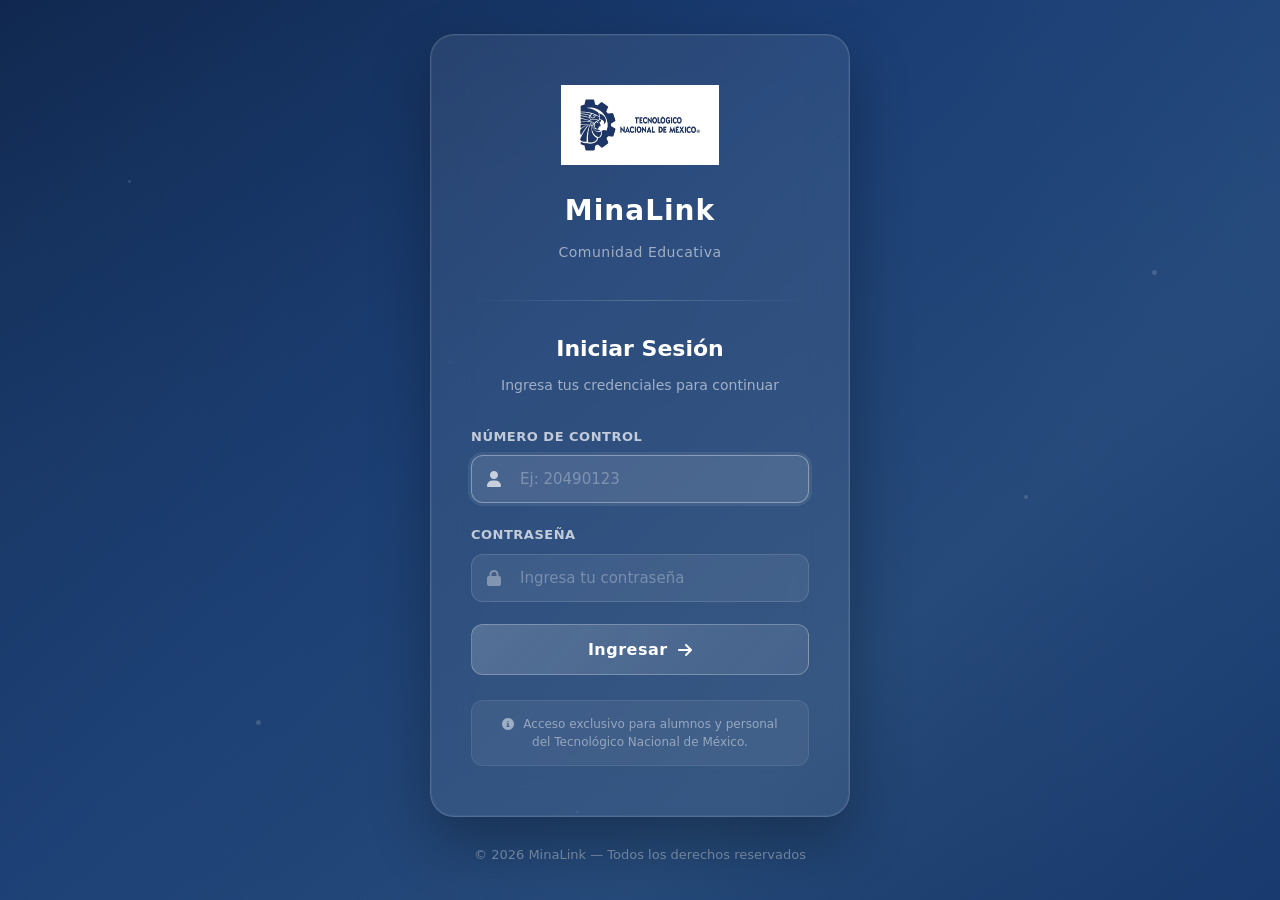
<file: index.html>
<!DOCTYPE html>
<html lang="es">

<head>
    <meta charset="UTF-8">
    <meta name="viewport" content="width=device-width, initial-scale=1.0">
    <title>MinaLink - Iniciar Sesión</title>
    <meta name="description"
        content="Inicia sesión en MinaLink, tu puerta de enlace a la comunidad educativa del Tecnológico Nacional de México.">
    <link rel="stylesheet" href="https://cdnjs.cloudflare.com/ajax/libs/font-awesome/6.0.0/css/all.min.css">
    <link rel="stylesheet" href="css/styles.css">
    <style>
        /* ========================================
           LOGIN PAGE - ESTILOS ESPECÍFICOS
           ======================================== */

        .login-page {
            min-height: 100vh;
            display: flex;
            align-items: center;
            justify-content: center;
            background: linear-gradient(135deg, #0a1f44 0%, #1a3d74 40%, #2c5282 70%, #1a3d74 100%);
            position: relative;
            overflow: hidden;
        }

        /* Animated background shapes */
        .login-page::before {
            content: '';
            position: absolute;
            top: -50%;
            left: -50%;
            width: 200%;
            height: 200%;
            background: radial-gradient(circle at 20% 50%, rgba(44, 82, 130, 0.3) 0%, transparent 50%),
                radial-gradient(circle at 80% 20%, rgba(26, 61, 116, 0.4) 0%, transparent 40%),
                radial-gradient(circle at 60% 80%, rgba(14, 42, 84, 0.3) 0%, transparent 50%);
            animation: bgFloat 15s ease-in-out infinite;
        }

        @keyframes bgFloat {

            0%,
            100% {
                transform: translate(0, 0) rotate(0deg);
            }

            33% {
                transform: translate(2%, -1%) rotate(1deg);
            }

            66% {
                transform: translate(-1%, 2%) rotate(-1deg);
            }
        }

        /* Floating particles */
        .particles {
            position: absolute;
            top: 0;
            left: 0;
            width: 100%;
            height: 100%;
            pointer-events: none;
            z-index: 0;
        }

        .particle {
            position: absolute;
            width: 4px;
            height: 4px;
            background: rgba(255, 255, 255, 0.15);
            border-radius: 50%;
            animation: particleFloat linear infinite;
        }

        .particle:nth-child(1) {
            left: 10%;
            top: 20%;
            animation-duration: 12s;
            animation-delay: 0s;
            width: 3px;
            height: 3px;
        }

        .particle:nth-child(2) {
            left: 20%;
            top: 80%;
            animation-duration: 15s;
            animation-delay: 2s;
            width: 5px;
            height: 5px;
        }

        .particle:nth-child(3) {
            left: 35%;
            top: 40%;
            animation-duration: 10s;
            animation-delay: 4s;
        }

        .particle:nth-child(4) {
            left: 50%;
            top: 70%;
            animation-duration: 18s;
            animation-delay: 1s;
            width: 6px;
            height: 6px;
        }

        .particle:nth-child(5) {
            left: 65%;
            top: 15%;
            animation-duration: 14s;
            animation-delay: 3s;
            width: 3px;
            height: 3px;
        }

        .particle:nth-child(6) {
            left: 80%;
            top: 55%;
            animation-duration: 11s;
            animation-delay: 5s;
        }

        .particle:nth-child(7) {
            left: 90%;
            top: 30%;
            animation-duration: 16s;
            animation-delay: 2s;
            width: 5px;
            height: 5px;
        }

        .particle:nth-child(8) {
            left: 45%;
            top: 90%;
            animation-duration: 13s;
            animation-delay: 6s;
            width: 3px;
            height: 3px;
        }

        @keyframes particleFloat {
            0% {
                transform: translateY(0) translateX(0);
                opacity: 0;
            }

            10% {
                opacity: 1;
            }

            90% {
                opacity: 1;
            }

            100% {
                transform: translateY(-100vh) translateX(30px);
                opacity: 0;
            }
        }

        .login-container {
            position: relative;
            z-index: 1;
            width: 100%;
            max-width: 460px;
            padding: 20px;
            animation: containerFadeIn 0.8s ease-out;
        }

        @keyframes containerFadeIn {
            from {
                opacity: 0;
                transform: translateY(30px) scale(0.95);
            }

            to {
                opacity: 1;
                transform: translateY(0) scale(1);
            }
        }

        .login-card {
            background: rgba(255, 255, 255, 0.08);
            backdrop-filter: blur(20px);
            -webkit-backdrop-filter: blur(20px);
            border: 1px solid rgba(255, 255, 255, 0.15);
            border-radius: 24px;
            padding: 50px 40px;
            box-shadow: 0 25px 60px rgba(0, 0, 0, 0.3),
                0 0 0 1px rgba(255, 255, 255, 0.05) inset;
            transition: transform 0.3s ease, box-shadow 0.3s ease;
        }

        .login-card:hover {
            transform: translateY(-2px);
            box-shadow: 0 30px 70px rgba(0, 0, 0, 0.35),
                0 0 0 1px rgba(255, 255, 255, 0.08) inset;
        }

        /* Logo Section */
        .login-logo {
            text-align: center;
            margin-bottom: 35px;
        }

        .login-logo img {
            height: 80px;
            width: auto;
            margin-bottom: 16px;
            animation: logoPulse 3s ease-in-out infinite;
        }

        @keyframes logoPulse {

            0%,
            100% {
                transform: scale(1);
            }

            50% {
                transform: scale(1.03);
            }
        }

        .login-logo h1 {
            color: white;
            font-size: 28px;
            font-weight: 700;
            letter-spacing: 1px;
            margin-bottom: 6px;
        }

        .login-logo .subtitle {
            color: rgba(255, 255, 255, 0.55);
            font-size: 14px;
            font-weight: 400;
            letter-spacing: 0.5px;
        }

        /* Divider */
        .login-divider {
            height: 1px;
            background: linear-gradient(90deg, transparent, rgba(255, 255, 255, 0.2), transparent);
            margin: 0 0 30px 0;
        }

        /* Welcome text */
        .login-welcome {
            text-align: center;
            margin-bottom: 30px;
        }

        .login-welcome h2 {
            color: white;
            font-size: 22px;
            font-weight: 600;
            margin-bottom: 8px;
        }

        .login-welcome p {
            color: rgba(255, 255, 255, 0.55);
            font-size: 14px;
        }

        /* Form Styles */
        .login-form .input-group {
            position: relative;
            margin-bottom: 22px;
        }

        .login-form .input-group label {
            display: block;
            color: rgba(255, 255, 255, 0.7);
            font-size: 13px;
            font-weight: 600;
            margin-bottom: 8px;
            letter-spacing: 0.5px;
            text-transform: uppercase;
        }

        .login-form .input-wrapper {
            position: relative;
        }

        .login-form .input-wrapper i {
            position: absolute;
            left: 16px;
            top: 50%;
            transform: translateY(-50%);
            color: rgba(255, 255, 255, 0.35);
            font-size: 16px;
            transition: color 0.3s ease;
            z-index: 2;
        }

        .login-form .input-wrapper input {
            width: 100%;
            padding: 14px 16px 14px 48px;
            background: rgba(255, 255, 255, 0.07);
            border: 1px solid rgba(255, 255, 255, 0.12);
            border-radius: 12px;
            color: white;
            font-size: 15px;
            outline: none;
            transition: all 0.3s ease;
        }

        .login-form .input-wrapper input::placeholder {
            color: rgba(255, 255, 255, 0.3);
        }

        .login-form .input-wrapper input:focus {
            background: rgba(255, 255, 255, 0.12);
            border-color: rgba(255, 255, 255, 0.35);
            box-shadow: 0 0 0 3px rgba(255, 255, 255, 0.08);
        }

        .login-form .input-wrapper input:focus+i,
        .login-form .input-wrapper input:focus~i {
            color: rgba(255, 255, 255, 0.7);
        }

        /* To make the icon change on focus, reorder DOM or use JS */
        .login-form .input-wrapper:focus-within i {
            color: rgba(255, 255, 255, 0.7);
        }

        /* Error styles */
        .input-group.error .input-wrapper input {
            border-color: #ef4444;
            background: rgba(239, 68, 68, 0.08);
        }

        .input-group.error .input-wrapper i {
            color: #ef4444;
        }

        .error-message {
            color: #ef4444;
            font-size: 12px;
            margin-top: 6px;
            display: none;
            align-items: center;
            gap: 5px;
            animation: errorShake 0.4s ease;
        }

        .input-group.error .error-message {
            display: flex;
        }

        @keyframes errorShake {

            0%,
            100% {
                transform: translateX(0);
            }

            25% {
                transform: translateX(-5px);
            }

            50% {
                transform: translateX(5px);
            }

            75% {
                transform: translateX(-3px);
            }
        }

        /* Submit Button */
        .login-btn {
            width: 100%;
            padding: 15px;
            background: linear-gradient(135deg, rgba(255, 255, 255, 0.18), rgba(255, 255, 255, 0.08));
            border: 1px solid rgba(255, 255, 255, 0.25);
            border-radius: 12px;
            color: white;
            font-size: 16px;
            font-weight: 600;
            cursor: pointer;
            transition: all 0.3s ease;
            display: flex;
            align-items: center;
            justify-content: center;
            gap: 10px;
            letter-spacing: 0.5px;
            margin-top: 8px;
            position: relative;
            overflow: hidden;
        }

        .login-btn::before {
            content: '';
            position: absolute;
            top: 0;
            left: -100%;
            width: 100%;
            height: 100%;
            background: linear-gradient(90deg, transparent, rgba(255, 255, 255, 0.1), transparent);
            transition: left 0.5s ease;
        }

        .login-btn:hover {
            background: linear-gradient(135deg, rgba(255, 255, 255, 0.25), rgba(255, 255, 255, 0.12));
            border-color: rgba(255, 255, 255, 0.4);
            transform: translateY(-1px);
            box-shadow: 0 8px 25px rgba(0, 0, 0, 0.2);
        }

        .login-btn:hover::before {
            left: 100%;
        }

        .login-btn:active {
            transform: translateY(0);
        }

        .login-btn .btn-icon {
            transition: transform 0.3s ease;
        }

        .login-btn:hover .btn-icon {
            transform: translateX(3px);
        }

        /* Loading state */
        .login-btn.loading {
            pointer-events: none;
            opacity: 0.7;
        }

        .login-btn.loading .btn-text {
            display: none;
        }

        .login-btn.loading .btn-icon {
            display: none;
        }

        .login-btn .spinner {
            display: none;
            width: 22px;
            height: 22px;
            border: 2px solid rgba(255, 255, 255, 0.3);
            border-top-color: white;
            border-radius: 50%;
            animation: spin 0.7s linear infinite;
        }

        .login-btn.loading .spinner {
            display: block;
        }

        @keyframes spin {
            to {
                transform: rotate(360deg);
            }
        }

        /* Footer link */
        .login-footer {
            text-align: center;
            margin-top: 28px;
            color: rgba(255, 255, 255, 0.4);
            font-size: 13px;
        }

        .login-footer a {
            color: rgba(255, 255, 255, 0.7);
            text-decoration: none;
            font-weight: 600;
            transition: color 0.3s ease;
        }

        .login-footer a:hover {
            color: white;
        }

        /* Info badge */
        .login-info {
            text-align: center;
            margin-top: 25px;
            padding: 14px 20px;
            background: rgba(255, 255, 255, 0.06);
            border-radius: 12px;
            border: 1px solid rgba(255, 255, 255, 0.08);
        }

        .login-info p {
            color: rgba(255, 255, 255, 0.45);
            font-size: 12px;
            line-height: 1.5;
        }

        .login-info i {
            color: rgba(255, 255, 255, 0.5);
            margin-right: 5px;
        }

        /* Success animation */
        .login-success-overlay {
            position: fixed;
            top: 0;
            left: 0;
            width: 100%;
            height: 100%;
            background: rgba(10, 31, 68, 0.95);
            z-index: 9999;
            display: flex;
            align-items: center;
            justify-content: center;
            opacity: 0;
            pointer-events: none;
            transition: opacity 0.5s ease;
        }

        .login-success-overlay.active {
            opacity: 1;
            pointer-events: all;
        }

        .success-content {
            text-align: center;
            color: white;
            animation: successBounce 0.6s ease;
        }

        .success-content .check-circle {
            width: 80px;
            height: 80px;
            border-radius: 50%;
            background: linear-gradient(135deg, #10b981, #059669);
            display: flex;
            align-items: center;
            justify-content: center;
            margin: 0 auto 20px;
            font-size: 36px;
            box-shadow: 0 0 40px rgba(16, 185, 129, 0.3);
        }

        .success-content h3 {
            font-size: 24px;
            margin-bottom: 8px;
        }

        .success-content p {
            color: rgba(255, 255, 255, 0.6);
            font-size: 14px;
        }

        @keyframes successBounce {
            0% {
                transform: scale(0.5);
                opacity: 0;
            }

            60% {
                transform: scale(1.05);
            }

            100% {
                transform: scale(1);
                opacity: 1;
            }
        }

        /* ========== RESPONSIVE ========== */
        @media (max-width: 768px) {
            .login-card {
                padding: 40px 28px;
            }

            .login-logo img {
                height: 60px;
            }

            .login-logo h1 {
                font-size: 24px;
            }

            .login-welcome h2 {
                font-size: 20px;
            }
        }

        @media (max-width: 480px) {
            .login-container {
                padding: 15px;
            }

            .login-card {
                padding: 35px 22px;
                border-radius: 18px;
            }

            .login-logo img {
                height: 50px;
            }

            .login-logo h1 {
                font-size: 22px;
            }

            .login-welcome h2 {
                font-size: 18px;
            }

            .login-form .input-wrapper input {
                padding: 13px 14px 13px 44px;
                font-size: 14px;
            }
        }
    </style>
</head>

<body>
    <!-- Success overlay -->
    <div class="login-success-overlay" id="successOverlay">
        <div class="success-content">
            <div class="check-circle">
                <i class="fas fa-check"></i>
            </div>
            <h3>¡Bienvenido!</h3>
            <p>Redirigiendo al menú principal...</p>
        </div>
    </div>

    <div class="login-page">
        <!-- Floating particles -->
        <div class="particles">
            <div class="particle"></div>
            <div class="particle"></div>
            <div class="particle"></div>
            <div class="particle"></div>
            <div class="particle"></div>
            <div class="particle"></div>
            <div class="particle"></div>
            <div class="particle"></div>
        </div>

        <div class="login-container">
            <div class="login-card">
                <!-- Logo -->
                <div class="login-logo">
                    <img src="logo.png" alt="Logo TecNM">
                    <h1>MinaLink</h1>
                    <span class="subtitle">Comunidad Educativa</span>
                </div>

                <div class="login-divider"></div>

                <!-- Welcome -->
                <div class="login-welcome">
                    <h2>Iniciar Sesión</h2>
                    <p>Ingresa tus credenciales para continuar</p>
                </div>

                <!-- Form -->
                <form class="login-form" id="loginForm" novalidate>
                    <div class="input-group" id="userGroup">
                        <label for="username">Número de Control</label>
                        <div class="input-wrapper">
                            <i class="fas fa-user"></i>
                            <input type="text" id="username" name="username" placeholder="Ej: 20490123"
                                autocomplete="username" required>
                        </div>
                        <div class="error-message" id="userError">
                            <i class="fas fa-exclamation-circle"></i>
                            <span>Por favor, ingresa tu número de control</span>
                        </div>
                    </div>

                    <div class="input-group" id="passGroup">
                        <label for="password">Contraseña</label>
                        <div class="input-wrapper">
                            <i class="fas fa-lock"></i>
                            <input type="password" id="password" name="password" placeholder="Ingresa tu contraseña"
                                autocomplete="current-password" required>
                        </div>
                        <div class="error-message" id="passError">
                            <i class="fas fa-exclamation-circle"></i>
                            <span>Por favor, ingresa tu contraseña</span>
                        </div>
                    </div>

                    <button type="submit" class="login-btn" id="loginBtn">
                        <span class="btn-text">Ingresar</span>
                        <i class="fas fa-arrow-right btn-icon"></i>
                        <div class="spinner"></div>
                    </button>
                </form>

                <!-- Info -->
                <div class="login-info">
                    <p>
                        <i class="fas fa-info-circle"></i>
                        Acceso exclusivo para alumnos y personal del Tecnológico Nacional de México.
                    </p>
                </div>
            </div>

            <!-- Footer -->
            <div class="login-footer">
                <p>© 2026 MinaLink — Todos los derechos reservados</p>
            </div>
        </div>
    </div>

    <script>
        // =============================================
        //  LOGIN - Con contraseña (preparado para BD)
        // =============================================

        const loginForm = document.getElementById('loginForm');
        const usernameInput = document.getElementById('username');
        const passwordInput = document.getElementById('password');
        const userGroup = document.getElementById('userGroup');
        const passGroup = document.getElementById('passGroup');
        const loginBtn = document.getElementById('loginBtn');
        const successOverlay = document.getElementById('successOverlay');

        // Clear errors on input
        usernameInput.addEventListener('input', () => {
            userGroup.classList.remove('error');
        });

        passwordInput.addEventListener('input', () => {
            passGroup.classList.remove('error');
        });

        loginForm.addEventListener('submit', (e) => {
            e.preventDefault();

            const username = usernameInput.value.trim();
            const password = passwordInput.value.trim();
            let hasError = false;

            // Validation: both fields must not be empty
            if (!username) {
                userGroup.classList.add('error');
                if (!hasError) usernameInput.focus();
                hasError = true;
            }

            if (!password) {
                passGroup.classList.add('error');
                if (!hasError) passwordInput.focus();
                hasError = true;
            }

            if (hasError) return;

            // Show loading state
            loginBtn.classList.add('loading');

            // Simulate a brief loading period (will be replaced with DB query)
            // =====================================================
            //  TODO: Aquí se conectará con la base de datos
            //  para validar el usuario y contraseña.
            //  Ejemplo futuro:
            //
            //  fetch('/api/login', {
            //      method: 'POST',
            //      headers: { 'Content-Type': 'application/json' },
            //      body: JSON.stringify({ username, password })
            //  })
            //  .then(response => response.json())
            //  .then(data => {
            //      if (data.success) {
            //          showSuccessAndRedirect();
            //      } else {
            //          showError('Credenciales incorrectas');
            //      }
            //  });
            // =====================================================

            setTimeout(() => {
                // Store username for future use
                sessionStorage.setItem('minalink_user', username);

                // Show success animation
                successOverlay.classList.add('active');

                // Redirect to Menu after animation
                setTimeout(() => {
                    window.location.href = 'Menu.html';
                }, 1500);
            }, 800);
        });

        // Focus input on page load with a small delay for animation
        window.addEventListener('load', () => {
            setTimeout(() => {
                usernameInput.focus();
            }, 900);
        });
    </script>
</body>

</html>
</file>
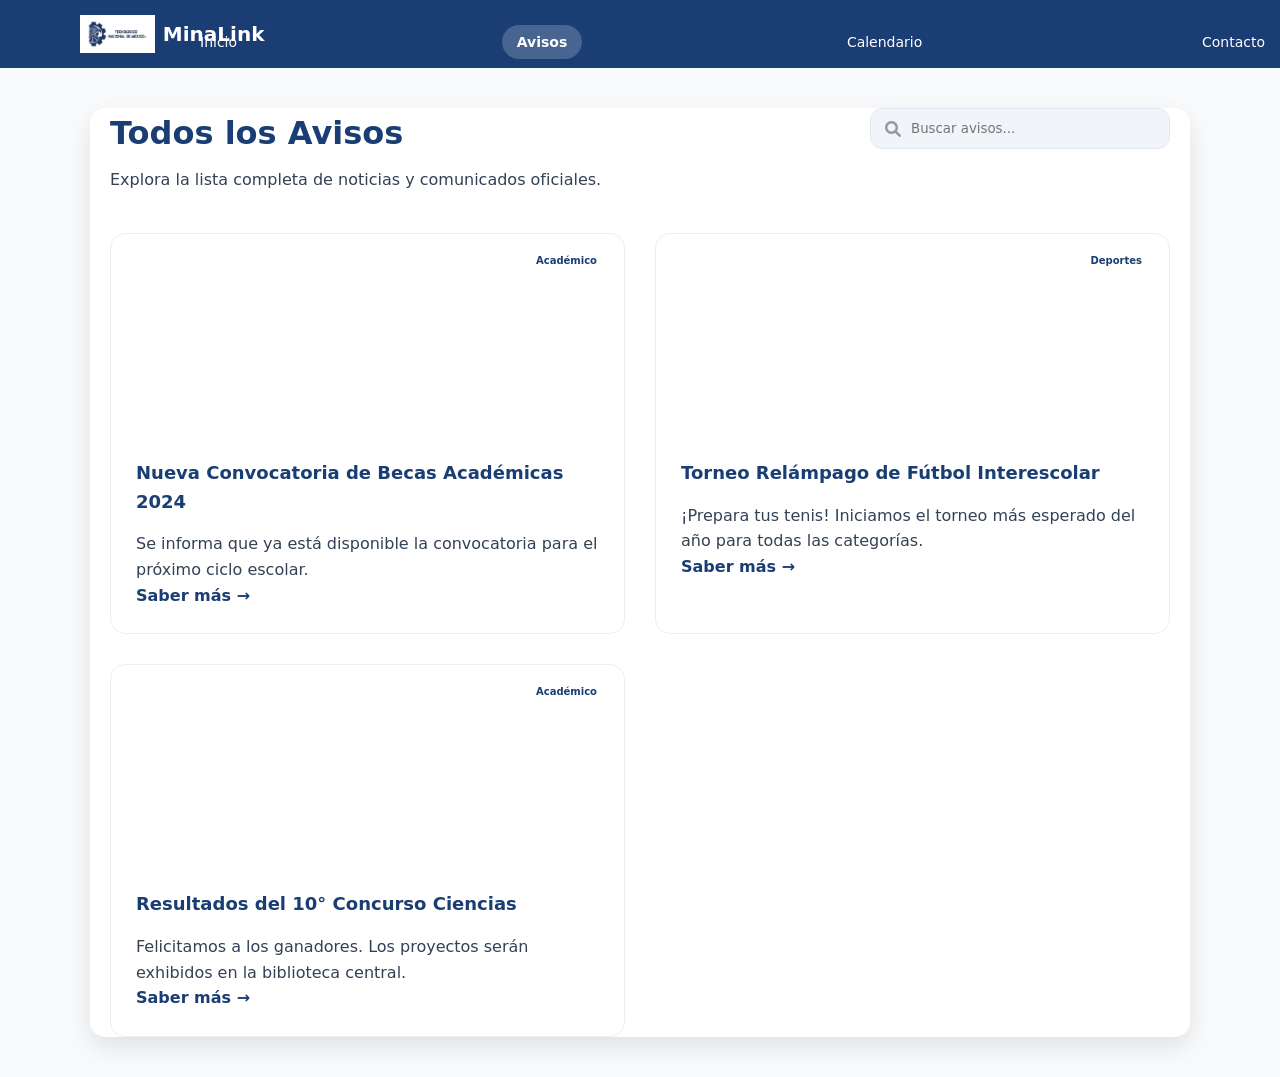
<file: Avisos.html>
<!DOCTYPE html>
<html lang="es">

<head>
    <meta charset="UTF-8">
    <meta name="viewport" content="width=device-width, initial-scale=1.0">
    <title>MinaLink - Todos los Avisos</title>
    <link rel="stylesheet" href="https://cdnjs.cloudflare.com/ajax/libs/font-awesome/6.0.0/css/all.min.css">
    <link rel="stylesheet" href="css/styles.css">
</head>

<body>

    <header>
        <a href="Menu.html" class="logo-link">
            <div class="logo">
                <img src="logo.png" alt="Logo TecNM" class="logo-img">
                <span>MinaLink</span>
            </div>
        </a>
        <button class="hamburger" id="hamburgerBtn" aria-label="Menú">
            <i class="fas fa-bars"></i>
        </button>
        <nav>
            <a href="Menu.html">Inicio</a>
            <a href="avisos.html" class="active">Avisos</a>
            <a href="calendario.html">Calendario</a>
            <a href="contacto.html">Contacto</a>
        </nav>
    </header>

    <!-- Mobile Nav Overlay -->
    <div class="mobile-nav-overlay" id="mobileNavOverlay">
        <div class="mobile-nav-content">
            <button class="mobile-nav-close" id="mobileNavClose"><i class="fas fa-times"></i></button>
            <a href="Menu.html">Inicio</a>
            <a href="avisos.html" class="active">Avisos</a>
            <a href="calendario.html">Calendario</a>
            <a href="contacto.html">Contacto</a>
        </div>
    </div>

    <div class="container">
        <div class="page-header">
            <div class="title-section">
                <h1>Todos los Avisos</h1>
                <p>Explora la lista completa de noticias y comunicados oficiales.</p>
            </div>
            <div class="search-container">
                <i class="fas fa-search"></i>
                <input type="text" placeholder="Buscar avisos...">
            </div>
        </div>

        <div class="grid-avisos">
            <div class="card">
                <div class="card-img"
                    style="background-image: url('https://images.unsplash.com/photo-1523240795612-9a054b0db644?q=80&w=800');">
                    <span class="tag-badge">Académico</span>
                </div>
                <div class="card-body">
                    <h3 class="card-title">Nueva Convocatoria de Becas Académicas 2024</h3>
                    <p class="card-text">Se informa que ya está disponible la convocatoria para el próximo ciclo
                        escolar.</p>
                    <a href="detalles.html" class="btn-more">Saber más &rarr;</a>
                </div>
            </div>

            <div class="card">
                <div class="card-img"
                    style="background-image: url('https://images.unsplash.com/photo-1574629810360-7efbbe195018?q=80&w=800');">
                    <span class="tag-badge">Deportes</span>
                </div>
                <div class="card-body">
                    <h3 class="card-title">Torneo Relámpago de Fútbol Interescolar</h3>
                    <p class="card-text">¡Prepara tus tenis! Iniciamos el torneo más esperado del año para todas las
                        categorías.</p>
                    <a href="detalles.html" class="btn-more">Saber más &rarr;</a>
                </div>
            </div>

            <div class="card">
                <div class="card-img"
                    style="background-image: url('https://images.unsplash.com/photo-1532094349884-543bc11b234d?q=80&w=800');">
                    <span class="tag-badge">Académico</span>
                </div>
                <div class="card-body">
                    <h3 class="card-title">Resultados del 10° Concurso Ciencias</h3>
                    <p class="card-text">Felicitamos a los ganadores. Los proyectos serán exhibidos en la biblioteca
                        central.</p>
                    <a href="detalles.html" class="btn-more">Saber más &rarr;</a>
                </div>
            </div>
        </div>
    </div>
    <script src="js/mobile-menu.js"></script>
</body>

</html>
</file>
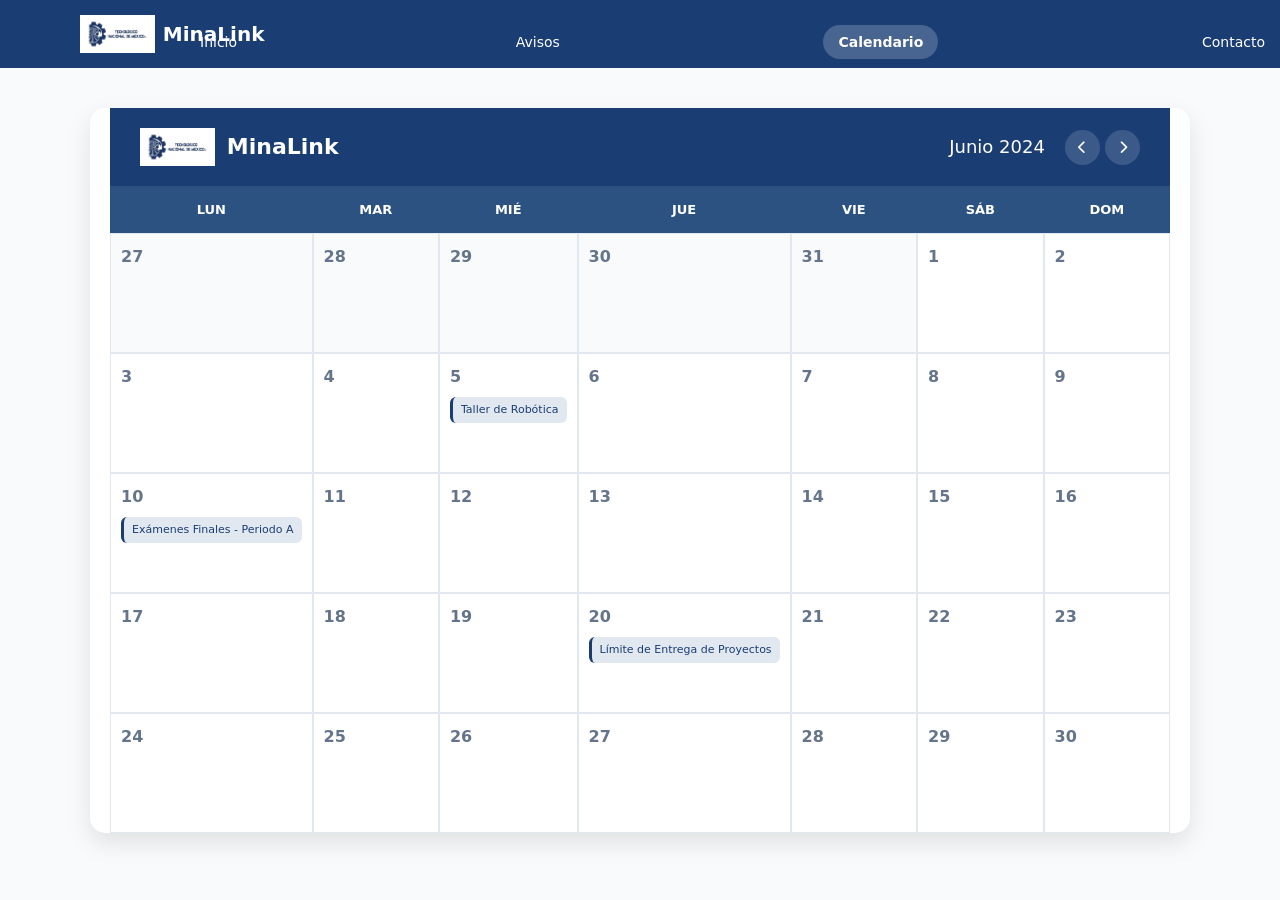
<file: Calendario.html>
<!DOCTYPE html>
<html lang="es">

<head>
    <meta charset="UTF-8">
    <meta name="viewport" content="width=device-width, initial-scale=1.0">
    <title>MinaLink - Calendario Interactivo</title>
    <link rel="stylesheet" href="https://cdnjs.cloudflare.com/ajax/libs/font-awesome/6.0.0/css/all.min.css">
    <link rel="stylesheet" href="css/styles.css">
</head>

<body>

    <header>
        <a href="Menu.html" class="logo-link">
            <div class="logo"><img src="logo.png" alt="Logo TecNM" class="logo-img"> MinaLink</div>
        </a>
        <button class="hamburger" id="hamburgerBtn" aria-label="Menú">
            <i class="fas fa-bars"></i>
        </button>
        <nav>
            <a href="Menu.html">Inicio</a>
            <a href="avisos.html">Avisos</a>
            <a href="#" class="active">Calendario</a>
            <a href="contacto.html">Contacto</a>
        </nav>
    </header>

    <!-- Mobile Nav Overlay -->
    <div class="mobile-nav-overlay" id="mobileNavOverlay">
        <div class="mobile-nav-content">
            <button class="mobile-nav-close" id="mobileNavClose"><i class="fas fa-times"></i></button>
            <a href="Menu.html">Inicio</a>
            <a href="avisos.html">Avisos</a>
            <a href="#" class="active">Calendario</a>
            <a href="contacto.html">Contacto</a>
        </div>
    </div>

    <div class="container">
        <div class="cal-header">
            <div class="cal-title">
                <img src="logo.png" alt="Logo TecNM" class="logo-img"> MinaLink
            </div>
            <div class="cal-controls">
                <span id="current-month" style="font-size: 18px; font-weight: 500;"></span>
                <div>
                    <button class="btn-nav" onclick="changeMonth(-1)"><i class="fas fa-chevron-left"></i></button>
                    <button class="btn-nav" onclick="changeMonth(1)"><i class="fas fa-chevron-right"></i></button>
                </div>
            </div>
        </div>

        <div class="cal-grid" id="calendarGrid">
        </div>
    </div>

    <div id="event-panel">
        <h3 id="panel-date" style="margin-bottom: 15px; color: var(--primary-blue);"></h3>
        <div id="event-list"></div>
    </div>

    <script src="js/script.js"></script>
    <script src="js/mobile-menu.js"></script>
</body>

</html>
</file>
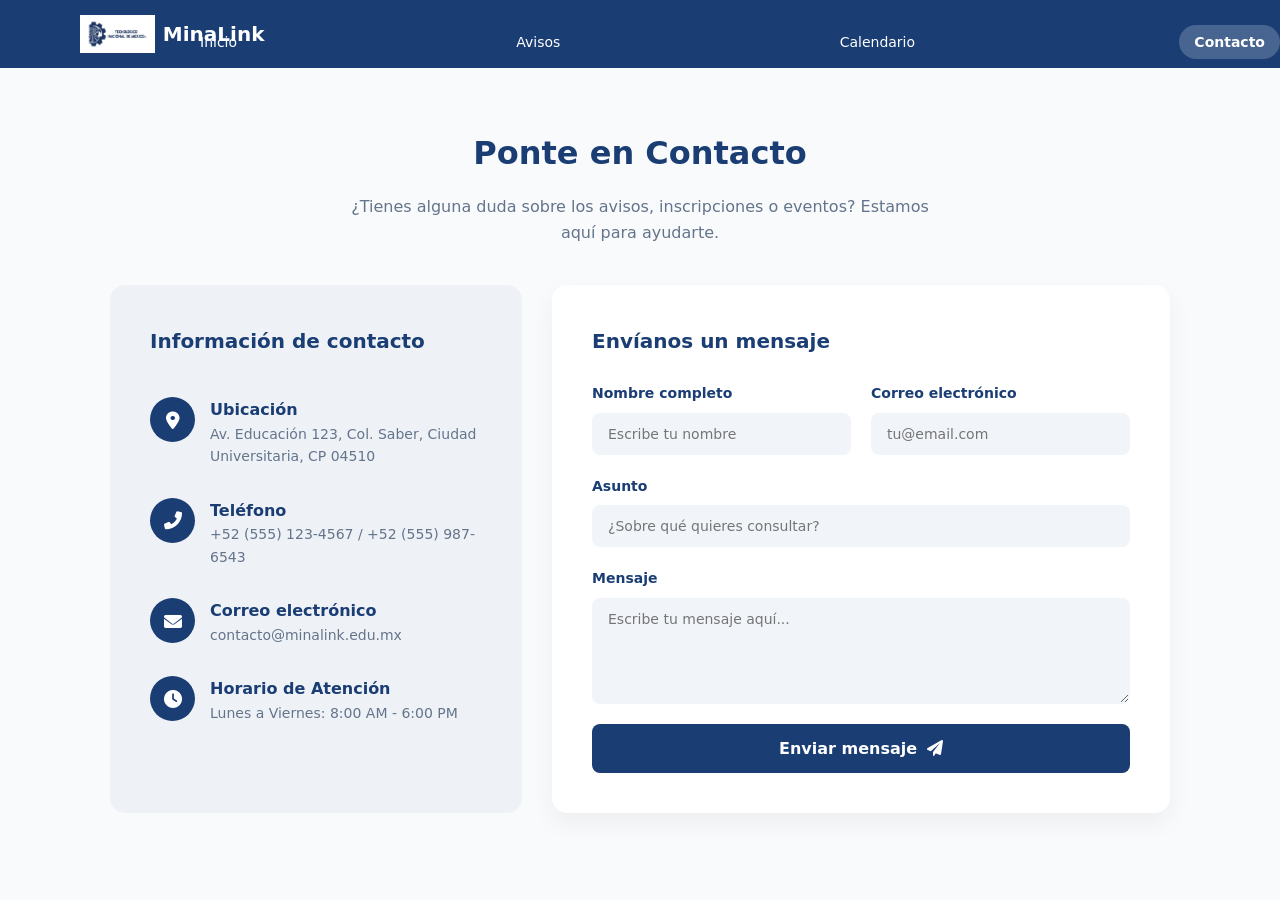
<file: Contacto.html>
<!DOCTYPE html>
<html lang="es">

<head>
    <meta charset="UTF-8">
    <meta name="viewport" content="width=device-width, initial-scale=1.0">
    <title>MinaLink - Contacto</title>
    <link rel="stylesheet" href="https://cdnjs.cloudflare.com/ajax/libs/font-awesome/6.0.0/css/all.min.css">
    <link rel="stylesheet" href="css/styles.css">
</head>

<body>

    <header>
        <a href="Menu.html" class="logo-link">
            <div class="logo"><img src="logo.png" alt="Logo TecNM" class="logo-img"> MinaLink</div>
        </a>
        <button class="hamburger" id="hamburgerBtn" aria-label="Menú">
            <i class="fas fa-bars"></i>
        </button>
        <nav>
            <a href="Menu.html">Inicio</a>
            <a href="avisos.html">Avisos</a>
            <a href="calendario.html">Calendario</a>
            <a href="contacto.html" class="active">Contacto</a>
        </nav>
    </header>

    <!-- Mobile Nav Overlay -->
    <div class="mobile-nav-overlay" id="mobileNavOverlay">
        <div class="mobile-nav-content">
            <button class="mobile-nav-close" id="mobileNavClose"><i class="fas fa-times"></i></button>
            <a href="Menu.html">Inicio</a>
            <a href="avisos.html">Avisos</a>
            <a href="calendario.html">Calendario</a>
            <a href="contacto.html" class="active">Contacto</a>
        </div>
    </div>

    <div class="main-container">
        <div class="header-section">
            <h1>Ponte en Contacto</h1>
            <p>¿Tienes alguna duda sobre los avisos, inscripciones o eventos? Estamos aquí para ayudarte.</p>
        </div>

        <div class="contact-wrapper">
            <div class="info-card">
                <h2>Información de contacto</h2>

                <div class="info-item">
                    <div class="icon-box"><i class="fas fa-map-marker-alt"></i></div>
                    <div class="info-content">
                        <h3>Ubicación</h3>
                        <p>Av. Educación 123, Col. Saber, Ciudad Universitaria, CP 04510</p>
                    </div>
                </div>

                <div class="info-item">
                    <div class="icon-box"><i class="fas fa-phone-alt"></i></div>
                    <div class="info-content">
                        <h3>Teléfono</h3>
                        <p>+52 (555) 123-4567 / +52 (555) 987-6543</p>
                    </div>
                </div>

                <div class="info-item">
                    <div class="icon-box"><i class="fas fa-envelope"></i></div>
                    <div class="info-content">
                        <h3>Correo electrónico</h3>
                        <p>contacto@minalink.edu.mx</p>
                    </div>
                </div>

                <div class="info-item">
                    <div class="icon-box"><i class="fas fa-clock"></i></div>
                    <div class="info-content">
                        <h3>Horario de Atención</h3>
                        <p>Lunes a Viernes: 8:00 AM - 6:00 PM</p>
                    </div>
                </div>
            </div>

            <div class="form-card">
                <h2>Envíanos un mensaje</h2>
                <form>
                    <div class="form-grid">
                        <div class="form-group">
                            <label>Nombre completo</label>
                            <input type="text" placeholder="Escribe tu nombre">
                        </div>
                        <div class="form-group">
                            <label>Correo electrónico</label>
                            <input type="email" placeholder="tu@email.com">
                        </div>
                        <div class="form-group full-width">
                            <label>Asunto</label>
                            <input type="text" placeholder="¿Sobre qué quieres consultar?">
                        </div>
                        <div class="form-group full-width">
                            <label>Mensaje</label>
                            <textarea rows="5" placeholder="Escribe tu mensaje aquí..."></textarea>
                        </div>
                    </div>
                    <button type="submit" class="btn-submit">
                        Enviar mensaje <i class="fas fa-paper-plane"></i>
                    </button>
                </form>
            </div>
        </div>
    </div>

    <script src="js/mobile-menu.js"></script>
</body>

</html>
</file>
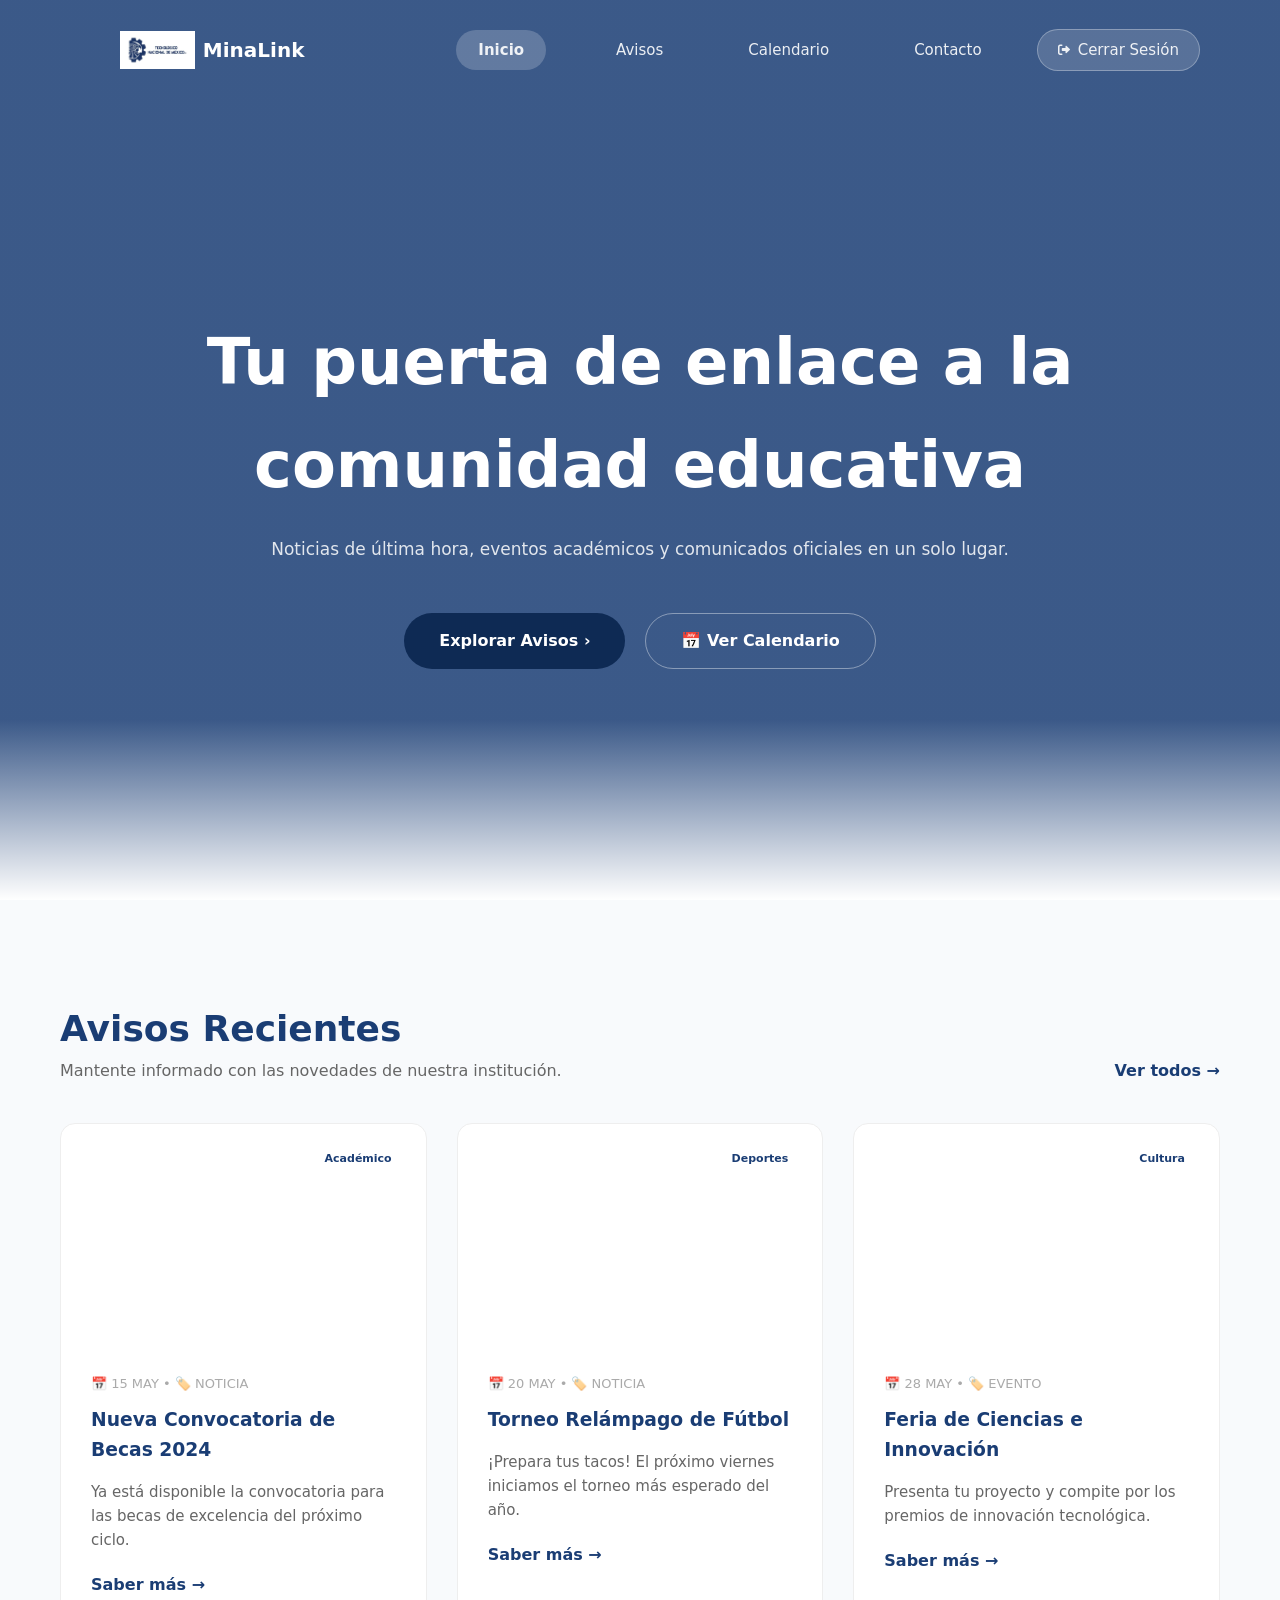
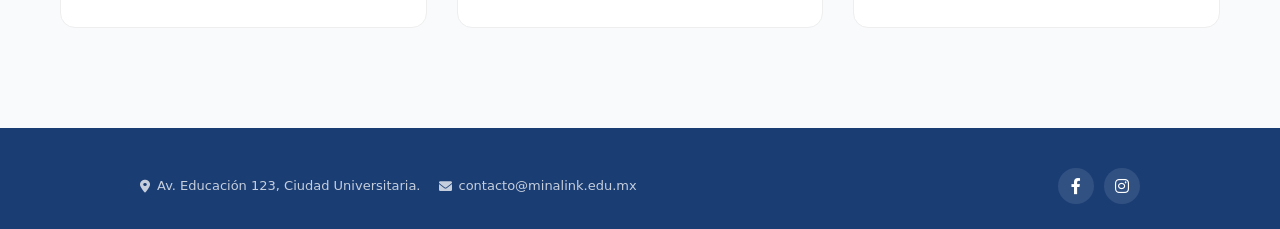
<file: Menu.html>
<!DOCTYPE html>
<html lang="es">

<head>
    <meta charset="UTF-8">
    <meta name="viewport" content="width=device-width, initial-scale=1.0">
    <title>MinaLink - Comunidad Educativa</title>
    <link rel="stylesheet" href="https://cdnjs.cloudflare.com/ajax/libs/font-awesome/6.0.0/css/all.min.css">

    <!-- CSS EXTERNO -->
    <link rel="stylesheet" href="css/styles.css">
    <style>
        /* Botón Cerrar Sesión - Desktop */
        .btn-logout {
            background: rgba(255, 255, 255, 0.15);
            border: 1px solid rgba(255, 255, 255, 0.3);
            color: white;
            padding: 8px 20px;
            border-radius: 25px;
            font-size: 13px;
            font-weight: 600;
            cursor: pointer;
            transition: all 0.3s ease;
            display: flex;
            align-items: center;
            gap: 8px;
            text-decoration: none;
            margin-left: 10px;
        }

        .btn-logout:hover {
            background: rgba(239, 68, 68, 0.8);
            border-color: rgba(239, 68, 68, 0.9);
            transform: translateY(-1px);
            box-shadow: 0 4px 15px rgba(239, 68, 68, 0.3);
        }

        .btn-logout i {
            font-size: 12px;
            transition: transform 0.3s ease;
        }

        .btn-logout:hover i {
            transform: translateX(-2px);
        }

        /* Botón Cerrar Sesión - Mobile */
        .mobile-nav-content .btn-logout-mobile {
            background: rgba(239, 68, 68, 0.2);
            border: 1px solid rgba(239, 68, 68, 0.4);
            color: #fca5a5;
            padding: 12px 40px;
            border-radius: 30px;
            font-size: 18px;
            font-weight: 600;
            cursor: pointer;
            transition: all 0.3s ease;
            display: flex;
            align-items: center;
            justify-content: center;
            gap: 10px;
            text-decoration: none;
            margin-top: 15px;
        }

        .mobile-nav-content .btn-logout-mobile:hover {
            background: rgba(239, 68, 68, 0.4);
            color: white;
        }
    </style>
</head>

<body>

    <section class="hero">
        <nav>
            <a href="index.html" class="logo">
                <img src="logo.png" alt="Logo TecNM" class="logo-img">
                MinaLink
            </a>
            <button class="hamburger hero-hamburger" id="hamburgerBtn" aria-label="Menú">
                <i class="fas fa-bars"></i>
            </button>
            <div class="nav-links">
                <a href="Menu.html" class="active">Inicio</a>
                <a href="avisos.html">Avisos</a>
                <a href="calendario.html">Calendario</a>
                <a href="contacto.html">Contacto</a>
                <a href="#" class="btn-logout" id="logoutBtn" onclick="cerrarSesion()">
                    <i class="fas fa-sign-out-alt"></i> Cerrar Sesión
                </a>
            </div>
        </nav>

        <div class="hero-content">
            <h1>Tu puerta de enlace a la <strong>comunidad educativa</strong></h1>
            <p>Noticias de última hora, eventos académicos y comunicados oficiales en un solo lugar.</p>
            <div class="cta-container">
                <a href="avisos.html" class="btn btn-primary">Explorar Avisos &rsaquo;</a>
                <a href="calendario.html" class="btn btn-outline">📅 Ver Calendario</a>
            </div>
        </div>
        <div class="bottom-fade"></div>
    </section>

    <!-- Mobile Nav Overlay -->
    <div class="mobile-nav-overlay" id="mobileNavOverlay">
        <div class="mobile-nav-content">
            <button class="mobile-nav-close" id="mobileNavClose"><i class="fas fa-times"></i></button>
            <a href="Menu.html" class="active">Inicio</a>
            <a href="avisos.html">Avisos</a>
            <a href="calendario.html">Calendario</a>
            <a href="contacto.html">Contacto</a>
            <a href="#" class="btn-logout-mobile" onclick="cerrarSesion()">
                <i class="fas fa-sign-out-alt"></i> Cerrar Sesión
            </a>
        </div>
    </div>

    <main class="noticias-section" id="avisos">
        <div style="display: flex; justify-content: space-between; align-items: flex-end;">
            <div>
                <h2 style="font-size: 36px; color: var(--primary-blue);">Avisos Recientes</h2>
                <p style="color: var(--text-gray);">Mantente informado con las novedades de nuestra institución.</p>
            </div>
            <a href="avisos.html" style="color: var(--primary-blue); font-weight: 700; text-decoration: none;">Ver todos
                &rarr;</a>
        </div>

        <div class="cards-grid">
            <article class="card">
                <div
                    style="height: 220px; background: url('https://images.unsplash.com/photo-1516321318423-f06f85e504b3?q=80&w=600') center/cover; position: relative;">
                    <span class="badge">Académico</span>
                </div>
                <div style="padding: 30px;">
                    <div style="font-size: 13px; color: #aaa; margin-bottom: 10px;">📅 15 MAY • 🏷️ NOTICIA</div>
                    <h3 style="color: var(--primary-blue); margin-bottom: 15px;">Nueva Convocatoria de Becas 2024</h3>
                    <p style="color: var(--text-gray); font-size: 15px; margin-bottom: 20px;">Ya está disponible la
                        convocatoria para las becas de excelencia del próximo ciclo.</p>
                    <a href="avisos.html"
                        style="color: var(--primary-blue); font-weight: 700; text-decoration: none;">Saber más
                        &rarr;</a>
                </div>
            </article>

            <article class="card">
                <div
                    style="height: 220px; background: url('https://images.unsplash.com/photo-1574629810360-7efbbe195018?q=80&w=600') center/cover; position: relative;">
                    <span class="badge">Deportes</span>
                </div>
                <div style="padding: 30px;">
                    <div style="font-size: 13px; color: #aaa; margin-bottom: 10px;">📅 20 MAY • 🏷️ NOTICIA</div>
                    <h3 style="color: var(--primary-blue); margin-bottom: 15px;">Torneo Relámpago de Fútbol</h3>
                    <p style="color: var(--text-gray); font-size: 15px; margin-bottom: 20px;">¡Prepara tus tacos! El
                        próximo viernes iniciamos el torneo más esperado del año.</p>
                    <a href="avisos.html"
                        style="color: var(--primary-blue); font-weight: 700; text-decoration: none;">Saber más
                        &rarr;</a>
                </div>
            </article>

            <article class="card">
                <div
                    style="height: 220px; background: url('https://images.unsplash.com/photo-1503676260728-1c00da094a0b?q=80&w=600') center/cover; position: relative;">
                    <span class="badge">Cultura</span>
                </div>
                <div style="padding: 30px;">
                    <div style="font-size: 13px; color: #aaa; margin-bottom: 10px;">📅 28 MAY • 🏷️ EVENTO</div>
                    <h3 style="color: var(--primary-blue); margin-bottom: 15px;">Feria de Ciencias e Innovación</h3>
                    <p style="color: var(--text-gray); font-size: 15px; margin-bottom: 20px;">Presenta tu proyecto y
                        compite por los premios de innovación tecnológica.</p>
                    <a href="avisos.html"
                        style="color: var(--primary-blue); font-weight: 700; text-decoration: none;">Saber más
                        &rarr;</a>
                </div>
            </article>
        </div>
    </main>

    <footer id="footer-contacto">
        <div class="footer-inner">
            <div class="footer-contact">
                <p><i class="fas fa-map-marker-alt"></i> Av. Educación 123, Ciudad Universitaria.</p>
                <p><i class="fas fa-envelope"></i> contacto@minalink.edu.mx</p>
            </div>
            <div class="social-links">
                <a href="#" class="social-icon"><i class="fab fa-facebook-f"></i></a>
                <a href="#" class="social-icon"><i class="fab fa-instagram"></i></a>
            </div>
        </div>
    </footer>

    <script src="js/mobile-menu.js"></script>
    <script>
        function cerrarSesion() {
            // Limpiar datos de sesión
            sessionStorage.removeItem('minalink_user');
            // Redirigir al login
            window.location.href = 'index.html';
        }
    </script>
</body>

</html>
</file>
<file: css/styles.css>
:root {
          --primary-blue: #1a3d74;
          --dark-blue: #0a1f44;
          --text-gray: #666;
          --transition: 0.3s ease;
      }

      * {
          margin: 0;
          padding: 0;
          box-sizing: border-box;
          font-family: 'Segoe UI', Roboto, Helvetica, Arial, sans-serif;
      }

      body {
          background-color: #ffffff;
          scroll-behavior: smooth;
      }

      .hero {
          position: relative;
          width: 100%;
          height: 100vh;
          min-height: 700px;
          background: linear-gradient(rgba(26, 61, 116, 0.85), rgba(26, 61, 116, 0.85)),
              url('https://images.unsplash.com/photo-1524178232363-1fb2b075b655?auto=format&fit=crop&q=80');
          background-size: cover;
          background-position: center;
          display: flex;
          flex-direction: column;
          color: white;
      }

      nav {
          display: flex;
          justify-content: space-between;
          align-items: center;
          padding: 25px 80px;
          position: absolute;
          top: 0;
          width: 100%;
          z-index: 10;
      }

      .logo {
          display: flex;
          align-items: center;
          font-weight: bold;
          font-size: 24px;
          gap: 12px;
          text-decoration: none;
          color: white;
      }

      .logo-img {
          height: 38px;
          width: auto;
          object-fit: contain;
      }

      .logo-icon {
          width: 38px;
          height: 38px;
          background: white;
          border-radius: 10px;
          display: flex;
          justify-content: center;
          align-items: center;
          color: var(--primary-blue);
      }

      .nav-links {
          display: flex;
          align-items: center;
          gap: 30px;
      }

      .nav-links a {
          text-decoration: none;
          color: rgba(255, 255, 255, 0.9);
          font-size: 15px;
          font-weight: 500;
          transition: var(--transition);
      }

      .nav-links a.active {
          background: rgba(255, 255, 255, 0.2);
          padding: 8px 22px;
          border-radius: 25px;
      }

      .hero-content {
          flex: 1;
          display: flex;
          flex-direction: column;
          justify-content: center;
          align-items: center;
          text-align: center;
          padding: 0 20px;
          padding-top: 80px;
      }

      .hero-content h1 {
          font-size: clamp(2.5rem, 5vw, 4rem);
          max-width: 900px;
          margin-bottom: 20px;
          font-weight: 700;
      }

      .hero-content p {
          margin-bottom: 50px;
          font-size: 17px;
          color: rgba(255, 255, 255, 0.85);
      }

      .cta-container {
          display: flex;
          gap: 20px;
      }

      .btn {
          padding: 14px 35px;
          border-radius: 35px;
          text-decoration: none;
          font-weight: 600;
          transition: var(--transition);
          display: flex;
          align-items: center;
          gap: 10px;
      }

      .btn-primary {
          background: var(--dark-blue);
          color: white;
      }

      .btn-outline {
          border: 1px solid rgba(255, 255, 255, 0.4);
          color: white;
      }

      .bottom-fade {
          position: absolute;
          bottom: 0;
          width: 100%;
          height: 180px;
          background: linear-gradient(to bottom, transparent, white);
      }

      .noticias-section {
          padding: 100px 20px;
          max-width: 1200px;
          margin: 0 auto;
      }

      .cards-grid {
          display: grid;
          grid-template-columns: repeat(auto-fit, minmax(340px, 1fr));
          gap: 30px;
          margin-top: 40px;
      }

      .card {
          background: white;
          border-radius: 24px;
          overflow: hidden;
          border: 1px solid #f0f0f0;
          transition: transform 0.4s ease, box-shadow 0.3s;
      }

      .card:hover {
          transform: translateY(-10px);
          box-shadow: 0 20px 40px rgba(0, 0, 0, 0.05);
      }

      .badge {
          position: absolute;
          top: 20px;
          right: 20px;
          background: white;
          padding: 6px 14px;
          border-radius: 10px;
          font-size: 11px;
          font-weight: 800;
          color: var(--primary-blue);
      }

      footer {
          background-color: var(--primary-blue);
          color: white;
          padding: 40px 20px 25px 20px;
          text-align: center;
      }

      .footer-inner {
          max-width: 1000px;
          margin: 0 auto;
          display: flex;
          flex-wrap: wrap;
          justify-content: space-between;
          align-items: center;
          gap: 20px;
      }

      .footer-contact {
          display: flex;
          flex-wrap: wrap;
          gap: 18px;
          color: rgba(255, 255, 255, 0.75);
          font-size: 13px;
      }

      .footer-contact p {
          display: flex;
          align-items: center;
          gap: 7px;
      }

      .social-links {
          display: flex;
          justify-content: center;
          gap: 10px;
      }

      .social-icon {
          width: 36px;
          height: 36px;
          background: rgba(255, 255, 255, 0.1);
          border-radius: 50%;
          display: flex;
          align-items: center;
          justify-content: center;
          color: white;
          text-decoration: none;
          transition: 0.3s;
      }

      @media (max-width: 768px) {
          nav {
              padding: 20px;
          }

          .nav-links {
              display: none;
          }

          .cta-container {
              flex-direction: column;
              width: 100%;
          }
      }

      :root {
          --primary-blue: #1a3d74;
          --dark-blue: #0e2a54;
          --bg-light: #f8fafc;
          --text-main: #334155;
          --text-muted: #64748b;
          --border-color: #e2e8f0;
      }

      * {
          margin: 0;
          padding: 0;
          box-sizing: border-box;
          font-family: 'Segoe UI', system-ui, sans-serif;
      }

      body {
          background-color: white;
          color: var(--text-main);
          line-height: 1.6;
      }

      /* --- NAVBAR (Igual a Contacto) --- */
      header {
          background-color: var(--primary-blue);
          padding: 15px 80px;
          display: flex;
          justify-content: space-between;
          align-items: center;
          color: white;
      }

      .logo-link {
          text-decoration: none;
          color: white;
          display: flex;
          align-items: center;
          gap: 10px;
      }

      .logo {
          font-size: 20px;
          font-weight: bold;
          display: flex;
          align-items: center;
          gap: 8px;
      }

      header nav {
          display: flex;
          align-items: center;
          margin-left: auto;
      }

      nav a {
          color: white;
          text-decoration: none;
          margin-left: 25px;
          font-size: 14px;
          padding: 6px 15px;
          border-radius: 20px;
          transition: 0.3s;
      }

      nav a.active {
          background: rgba(255, 255, 255, 0.2);
          font-weight: bold;
      }

      /* --- CONTENEDOR PRINCIPAL --- */
      .container {
          max-width: 1200px;
          margin: 50px auto;
          padding: 0 20px;
      }

      .page-header {
          display: flex;
          justify-content: space-between;
          align-items: flex-start;
          margin-bottom: 40px;
      }

      .title-section h1 {
          font-size: 32px;
          color: var(--primary-blue);
          margin-bottom: 8px;
      }

      /* --- BUSCADOR --- */
      .search-container {
          position: relative;
          width: 300px;
      }

      .search-container input {
          width: 100%;
          padding: 12px 15px 12px 40px;
          border: 1px solid var(--border-color);
          border-radius: 12px;
          outline: none;
          background: #f1f5f9;
      }

      .search-container i {
          position: absolute;
          left: 15px;
          top: 50%;
          transform: translateY(-50%);
          color: #999;
      }

      /* --- GRID DE AVISOS --- */
      .grid-avisos {
          display: grid;
          grid-template-columns: repeat(auto-fit, minmax(350px, 1fr));
          gap: 30px;
      }

      .card {
          border: 1px solid #eee;
          border-radius: 15px;
          overflow: hidden;
          transition: 0.3s;
          background: white;
      }

      .card:hover {
          box-shadow: 0 10px 25px rgba(0, 0, 0, 0.05);
      }

      .card-img {
          height: 200px;
          background-size: cover;
          background-position: center;
          position: relative;
      }

      .tag-badge {
          position: absolute;
          top: 15px;
          right: 15px;
          background: rgba(255, 255, 255, 0.9);
          padding: 4px 12px;
          border-radius: 8px;
          font-size: 10px;
          color: var(--primary-blue);
          font-weight: bold;
      }

      .card-body {
          padding: 25px;
      }

      .card-title {
          font-size: 18px;
          color: var(--primary-blue);
          margin-bottom: 15px;
          font-weight: 700;
      }

      .btn-more {
          text-decoration: none;
          color: var(--primary-blue);
          font-weight: bold;
      }

      /* --- RESPONSIVE --- */
      @media (max-width: 768px) {
          header {
              padding: 15px 20px;
          }

          .page-header {
              flex-direction: column;
              gap: 20px;
          }

          .search-container {
              width: 100%;
          }
      }

      /* --- ESTILOS ESPECÍFICOS DE CONTACTO --- */
      .main-container {
          max-width: 1100px;
          margin: 60px auto;
          padding: 0 20px;
          text-align: center;
      }

      .header-section h1 {
          color: var(--primary-blue);
          font-size: 32px;
          margin-bottom: 15px;
      }

      .header-section p {
          color: var(--text-muted);
          max-width: 600px;
          margin: 0 auto 40px;
      }

      .contact-wrapper {
          display: grid;
          grid-template-columns: 1fr 1.5fr;
          gap: 30px;
          text-align: left;
      }

      .info-card {
          background: #eef2f7;
          padding: 40px;
          border-radius: 15px;
          display: flex;
          flex-direction: column;
          gap: 30px;
      }

      .info-card h2 {
          font-size: 20px;
          color: var(--primary-blue);
          margin-bottom: 10px;
      }

      .info-item {
          display: flex;
          gap: 15px;
          align-items: flex-start;
      }

      .icon-box {
          background: var(--primary-blue);
          color: white;
          width: 45px;
          height: 45px;
          border-radius: 50%;
          display: flex;
          justify-content: center;
          align-items: center;
          flex-shrink: 0;
          font-size: 18px;
      }

      .info-content h3 {
          font-size: 16px;
          font-weight: bold;
          color: var(--primary-blue);
      }

      .info-content p {
          font-size: 14px;
          color: var(--text-muted);
      }

      .form-card {
          background: white;
          padding: 40px;
          border-radius: 15px;
          box-shadow: 0 10px 25px rgba(0, 0, 0, 0.05);
      }

      .form-card h2 {
          font-size: 20px;
          color: var(--primary-blue);
          margin-bottom: 25px;
      }

      .form-grid {
          display: grid;
          grid-template-columns: 1fr 1fr;
          gap: 20px;
          margin-bottom: 20px;
      }

      .form-group {
          display: flex;
          flex-direction: column;
          gap: 8px;
      }

      .form-group label {
          font-size: 14px;
          font-weight: 600;
          color: var(--primary-blue);
      }

      .form-group input,
      .form-group textarea {
          background: #f1f5f9;
          border: 1px solid transparent;
          padding: 12px 15px;
          border-radius: 8px;
          font-size: 14px;
          outline: none;
          transition: 0.3s;
      }

      .form-group input:focus,
      .form-group textarea:focus {
          border-color: var(--primary-blue);
          background: white;
      }

      .full-width {
          grid-column: span 2;
      }

      .btn-submit {
          background: var(--primary-blue);
          color: white;
          border: none;
          padding: 15px;
          border-radius: 8px;
          font-weight: bold;
          font-size: 16px;
          cursor: pointer;
          width: 100%;
          transition: 0.3s;
          display: flex;
          justify-content: center;
          align-items: center;
          gap: 10px;
      }

      .btn-submit:hover {
          background: var(--dark-blue);
      }

      @media (max-width: 768px) {
          .contact-wrapper {
              grid-template-columns: 1fr;
          }

          .form-grid {
              grid-template-columns: 1fr;
          }

          .full-width {
              grid-column: span 1;
          }
      }

      :root {
          --primary-blue: #1a3d74;
          --secondary-blue: #2c5282;
          --bg-light: #f8fafc;
          --border-color: #e2e8f0;
          --text-main: #334155;
          --transition: 0.3s ease;
      }

      * {
          margin: 0;
          padding: 0;
          box-sizing: border-box;
          font-family: 'Segoe UI', system-ui, sans-serif;
      }

      body {
          background-color: var(--bg-light);
          color: var(--text-main);
      }

      /* --- HEADER --- */
      header {
          background-color: var(--primary-blue);
          padding: 15px 80px;
          display: flex;
          justify-content: space-between;
          align-items: center;
          color: white;
      }

      .logo-link {
          text-decoration: none;
          color: white;
          display: flex;
          align-items: center;
          gap: 10px;
      }

      .logo {
          font-size: 20px;
          font-weight: bold;
      }

      nav a {
          color: white;
          text-decoration: none;
          margin-left: 25px;
          font-size: 14px;
          padding: 6px 15px;
          border-radius: 20px;
          transition: var(--transition);
      }

      nav a.active {
          background: rgba(255, 255, 255, 0.2);
          font-weight: bold;
      }

      /* --- CONTENEDOR CALENDARIO --- */
      .container {
          max-width: 1100px;
          margin: 40px auto;
          background: white;
          border-radius: 15px;
          overflow: hidden;
          box-shadow: 0 10px 25px rgba(0, 0, 0, 0.1);
      }

      .cal-header {
          background-color: var(--primary-blue);
          color: white;
          padding: 20px 30px;
          display: flex;
          justify-content: space-between;
          align-items: center;
      }

      .cal-title {
          display: flex;
          align-items: center;
          gap: 12px;
          font-size: 22px;
          font-weight: bold;
      }

      .cal-controls {
          display: flex;
          align-items: center;
          gap: 20px;
      }

      .btn-nav {
          background: rgba(255, 255, 255, 0.15);
          border: none;
          color: white;
          width: 35px;
          height: 35px;
          border-radius: 50%;
          cursor: pointer;
          transition: 0.3s;
      }

      .btn-nav:hover {
          background: rgba(255, 255, 255, 0.3);
      }

      /* --- GRID DEL CALENDARIO --- */
      .cal-grid {
          display: grid;
          grid-template-columns: repeat(7, 1fr);
          border-top: 2px solid var(--secondary-blue);
      }

      .day-name {
          background-color: var(--secondary-blue);
          color: white;
          text-align: center;
          padding: 12px;
          font-size: 13px;
          font-weight: bold;
          text-transform: uppercase;
      }

      .day {
          min-height: 120px;
          padding: 10px;
          border: 0.5px solid var(--border-color);
          position: relative;
          cursor: pointer;
          transition: 0.2s;
      }

      .day:hover {
          background-color: #f1f5f9;
      }

      .day.today {
          background-color: #eff6ff;
      }

      .day.selected {
          border: 2px solid var(--primary-blue);
          background-color: #ebf4ff;
      }

      .day.gray {
          color: #cbd5e1;
          background-color: #f8fafc;
          cursor: default;
      }

      .day-number {
          font-weight: 600;
          color: #64748b;
          margin-bottom: 8px;
          display: block;
      }

      .today .day-number {
          color: var(--primary-blue);
          font-weight: 800;
      }

      .event-dot {
          background: #e2e8f0;
          font-size: 11px;
          padding: 4px 8px;
          border-radius: 6px;
          color: var(--primary-blue);
          white-space: nowrap;
          overflow: hidden;
          text-overflow: ellipsis;
          margin-top: 4px;
          border-left: 3px solid var(--primary-blue);
      }

      /* --- PANEL DE EVENTOS --- */
      #event-panel {
          max-width: 1100px;
          margin: 20px auto;
          padding: 20px;
          background: white;
          border-radius: 12px;
          display: none;
          animation: slideIn 0.3s ease-out;
          box-shadow: 0 4px 6px rgba(0, 0, 0, 0.05);
      }

      @keyframes slideIn {
          from {
              opacity: 0;
              transform: translateY(10px);
          }

          to {
              opacity: 1;
              transform: translateY(0);
          }
      }

      .event-detail-item {
          border-left: 4px solid var(--primary-blue);
          padding: 10px 15px;
          background: #f8fafc;
          border-radius: 0 8px 8px 0;
          margin-bottom: 10px;
      }

      /* --- BOTÓN VOLVER (INFERIOR IZQUIERDA) --- */
      .footer-navigation {
          display: flex;
          justify-content: flex-start;
          padding: 20px 30px;
          background: #fdfdfd;
          border-top: 1px solid var(--border-color);
      }

      .btn-left-back {
          display: inline-flex;
          align-items: center;
          gap: 10px;
          padding: 10px 20px;
          background-color: var(--primary-blue);
          color: white;
          text-decoration: none;
          border-radius: 8px;
          font-weight: 600;
          font-size: 14px;
          transition: var(--transition);
      }

      .btn-left-back:hover {
          background-color: var(--secondary-blue);
          transform: translateX(5px);
      }

      :root {
          --primary-blue: #1a3d74;
          --secondary-blue: #2c5282;
          --bg-light: #f8fafc;
          --border-color: #e2e8f0;
          --text-main: #334155;
      }

      * {
          margin: 0;
          padding: 0;
          box-sizing: border-box;
          font-family: 'Segoe UI', system-ui, sans-serif;
      }

      body {
          background-color: var(--bg-light);
          color: var(--text-main);
      }

      header {
          background-color: var(--primary-blue);
          padding: 15px 80px;
          display: flex;
          justify-content: space-between;
          align-items: center;
          color: white;
      }

      .logo-link {
          text-decoration: none;
          color: white;
          display: flex;
          align-items: center;
          gap: 10px;
      }

      .logo {
          font-size: 20px;
          font-weight: bold;
          display: flex;
          align-items: center;
          gap: 8px;
      }

      nav a {
          color: white;
          text-decoration: none;
          margin-left: 25px;
          font-size: 14px;
          padding: 6px 15px;
          border-radius: 20px;
          transition: 0.3s;
      }

      nav a.active {
          background: rgba(255, 255, 255, 0.2);
          font-weight: bold;
      }

      .container {
          max-width: 1100px;
          margin: 40px auto;
          background: white;
          border-radius: 15px;
          overflow: hidden;
          box-shadow: 0 10px 25px rgba(0, 0, 0, 0.1);
      }

      .cal-header {
          background-color: var(--primary-blue);
          color: white;
          padding: 20px 30px;
          display: flex;
          justify-content: space-between;
          align-items: center;
      }

      .cal-title {
          display: flex;
          align-items: center;
          gap: 12px;
          font-size: 22px;
          font-weight: bold;
      }

      .cal-controls {
          display: flex;
          align-items: center;
          gap: 20px;
      }

      .btn-nav {
          background: rgba(255, 255, 255, 0.15);
          border: none;
          color: white;
          width: 35px;
          height: 35px;
          border-radius: 50%;
          cursor: pointer;
          transition: 0.3s;
      }

      .btn-nav:hover {
          background: rgba(255, 255, 255, 0.3);
      }

      .cal-grid {
          display: grid;
          grid-template-columns: repeat(7, 1fr);
          border-top: 2px solid var(--secondary-blue);
      }

      .day-name {
          background-color: var(--secondary-blue);
          color: white;
          text-align: center;
          padding: 12px;
          font-size: 13px;
          font-weight: bold;
          text-transform: uppercase;
      }

      .day {
          min-height: 120px;
          padding: 10px;
          border: 0.5px solid var(--border-color);
          position: relative;
          cursor: pointer;
          transition: 0.2s;
      }

      .day:hover {
          background-color: #f1f5f9;
      }

      .day.today {
          background-color: #eff6ff;
      }

      .day.selected {
          border: 2px solid var(--primary-blue);
          background-color: #ebf4ff;
      }

      .day.gray {
          color: #cbd5e1;
          background-color: #f8fafc;
          cursor: default;
      }

      .day-number {
          font-weight: 600;
          color: #64748b;
          margin-bottom: 8px;
          display: block;
      }

      .today .day-number {
          color: var(--primary-blue);
          font-weight: 800;
      }

      .event-dot {
          background: #e2e8f0;
          font-size: 11px;
          padding: 4px 8px;
          border-radius: 6px;
          color: var(--primary-blue);
          white-space: nowrap;
          overflow: hidden;
          text-overflow: ellipsis;
          margin-top: 4px;
          border-left: 3px solid var(--primary-blue);
      }

      #event-panel {
          max-width: 1100px;
          margin: 20px auto;
          padding: 20px;
          background: white;
          border-radius: 12px;
          display: none;
          animation: slideIn 0.3s ease-out;
          box-shadow: 0 4px 6px rgba(0, 0, 0, 0.05);
      }

      @keyframes slideIn {
          from {
              opacity: 0;
              transform: translateY(10px);
          }

          to {
              opacity: 1;
              transform: translateY(0);
          }
      }

      .event-detail-item {
          border-left: 4px solid var(--primary-blue);
          padding: 10px 15px;
          background: #f8fafc;
          border-radius: 0 8px 8px 0;
          margin-bottom: 10px;
      }

      /* ============================================
   RESPONSIVE STYLES - HAMBURGER MENU & MOBILE
   ============================================ */

      /* --- Hamburger Button (hidden on desktop) --- */
      .hamburger {
          display: none;
          background: none;
          border: none;
          color: white;
          font-size: 24px;
          cursor: pointer;
          padding: 5px;
          z-index: 100;
      }

      /* --- Mobile Nav Overlay --- */
      .mobile-nav-overlay {
          position: fixed;
          top: 0;
          left: 0;
          width: 100%;
          height: 100%;
          background: rgba(10, 31, 68, 0.95);
          z-index: 9999;
          display: flex;
          align-items: center;
          justify-content: center;
          opacity: 0;
          pointer-events: none;
          transition: opacity 0.3s ease;
      }

      .mobile-nav-overlay.active {
          opacity: 1;
          pointer-events: all;
      }

      .mobile-nav-content {
          display: flex;
          flex-direction: column;
          align-items: center;
          gap: 20px;
          transform: translateY(20px);
          transition: transform 0.3s ease;
      }

      .mobile-nav-overlay.active .mobile-nav-content {
          transform: translateY(0);
      }

      .mobile-nav-content a {
          color: white;
          text-decoration: none;
          font-size: 22px;
          font-weight: 600;
          padding: 12px 40px;
          border-radius: 30px;
          transition: 0.3s;
          text-align: center;
      }

      .mobile-nav-content a:hover,
      .mobile-nav-content a.active {
          background: rgba(255, 255, 255, 0.2);
      }

      .mobile-nav-close {
          position: absolute;
          top: 20px;
          right: 25px;
          background: none;
          border: none;
          color: white;
          font-size: 30px;
          cursor: pointer;
          padding: 5px;
      }

      /* ==============================
   TABLET - max-width: 992px
   ============================== */
      @media (max-width: 992px) {

          /* Header adjustments */
          header {
              padding: 15px 30px !important;
          }

          /* Hero nav (Menu.html) */
          .hero nav {
              padding: 20px 30px;
          }

          /* Calendar grid smaller cells */
          .day {
              min-height: 90px;
              padding: 6px;
          }

          .event-dot {
              font-size: 9px;
              padding: 2px 5px;
          }

          /* Cal header */
          .cal-header {
              padding: 15px 20px;
              flex-wrap: wrap;
              gap: 10px;
          }

          .cal-title {
              font-size: 18px;
          }

          /* Cards */
          .cards-grid {
              grid-template-columns: repeat(auto-fit, minmax(280px, 1fr));
          }

          .grid-avisos {
              grid-template-columns: repeat(auto-fit, minmax(280px, 1fr));
          }

          /* Container padding */
          .noticias-section {
              padding: 60px 20px;
          }

          /* Contact wrapper */
          .main-container {
              margin: 40px auto;
          }
      }

      /* ==============================
   MOBILE - max-width: 768px
   ============================== */
      @media (max-width: 768px) {

          /* Show hamburger, hide desktop nav */
          .hamburger {
              display: block;
          }

          header nav {
              display: none;
          }

          .hero .nav-links {
              display: none;
          }

          /* Header padding */
          header {
              padding: 12px 20px !important;
          }

          .hero nav {
              padding: 15px 20px;
          }

          /* Logo smaller */
          .logo-img {
              height: 30px;
          }

          .logo {
              font-size: 18px;
          }

          /* Hero content */
          .hero-content h1 {
              font-size: clamp(1.6rem, 5vw, 2.5rem);
          }

          .hero-content p {
              font-size: 15px;
              margin-bottom: 30px;
          }

          .cta-container {
              flex-direction: column;
              width: 100%;
              gap: 12px;
          }

          .btn {
              justify-content: center;
              padding: 12px 25px;
              font-size: 14px;
          }

          /* Noticias section */
          .noticias-section {
              padding: 40px 15px;
          }

          .noticias-section h2 {
              font-size: clamp(1.4rem, 4vw, 2.2rem) !important;
          }

          .noticias-section>div:first-child {
              flex-direction: column;
              gap: 10px;
              align-items: flex-start !important;
          }

          /* Cards grid */
          .cards-grid {
              grid-template-columns: 1fr;
              gap: 20px;
          }

          .grid-avisos {
              grid-template-columns: 1fr;
              gap: 20px;
          }

          /* Page header (Avisos) */
          .page-header {
              flex-direction: column;
              gap: 15px;
          }

          .search-container {
              width: 100%;
          }

          .title-section h1 {
              font-size: clamp(1.4rem, 5vw, 2rem);
          }

          /* Calendar responsive */
          .container {
              margin: 20px 10px;
              border-radius: 10px;
          }

          .cal-header {
              padding: 12px 15px;
              flex-direction: column;
              gap: 10px;
              align-items: flex-start;
          }

          .cal-title {
              font-size: 16px;
          }

          .cal-controls {
              width: 100%;
              justify-content: space-between;
          }

          #current-month {
              font-size: 14px !important;
          }

          .day-name {
              padding: 8px 2px;
              font-size: 10px;
          }

          .day {
              min-height: 60px;
              padding: 4px;
          }

          .day-number {
              font-size: 12px;
              margin-bottom: 2px;
          }

          .event-dot {
              font-size: 8px;
              padding: 2px 3px;
              border-left-width: 2px;
          }

          #event-panel {
              margin: 10px;
              padding: 15px;
          }

          /* Contact page */
          .main-container {
              margin: 30px auto;
              padding: 0 15px;
          }

          .header-section h1 {
              font-size: clamp(1.4rem, 5vw, 2rem);
          }

          .contact-wrapper {
              grid-template-columns: 1fr;
              gap: 20px;
          }

          .info-card {
              padding: 25px;
          }

          .form-card {
              padding: 25px;
          }

          .form-grid {
              grid-template-columns: 1fr;
          }

          .full-width {
              grid-column: span 1;
          }

          /* Footer */
          .footer-inner {
              flex-direction: column;
              text-align: center;
          }

          .footer-contact {
              flex-direction: column;
              align-items: center;
          }
      }

      /* ==============================
   SMALL MOBILE - max-width: 480px
   ============================== */
      @media (max-width: 480px) {

          .logo-img {
              height: 25px;
          }

          .logo {
              font-size: 16px;
              gap: 6px;
          }

          .hero {
              min-height: 500px;
          }

          .hero-content h1 {
              font-size: clamp(1.3rem, 6vw, 1.8rem);
          }

          .day {
              min-height: 45px;
              padding: 3px;
          }

          .day-number {
              font-size: 10px;
          }

          .event-dot {
              display: none;
          }

          .card-body {
              padding: 15px;
          }

          .card-title {
              font-size: 16px;
          }

          .info-item {
              flex-direction: column;
              gap: 8px;
          }
      }
</file>
